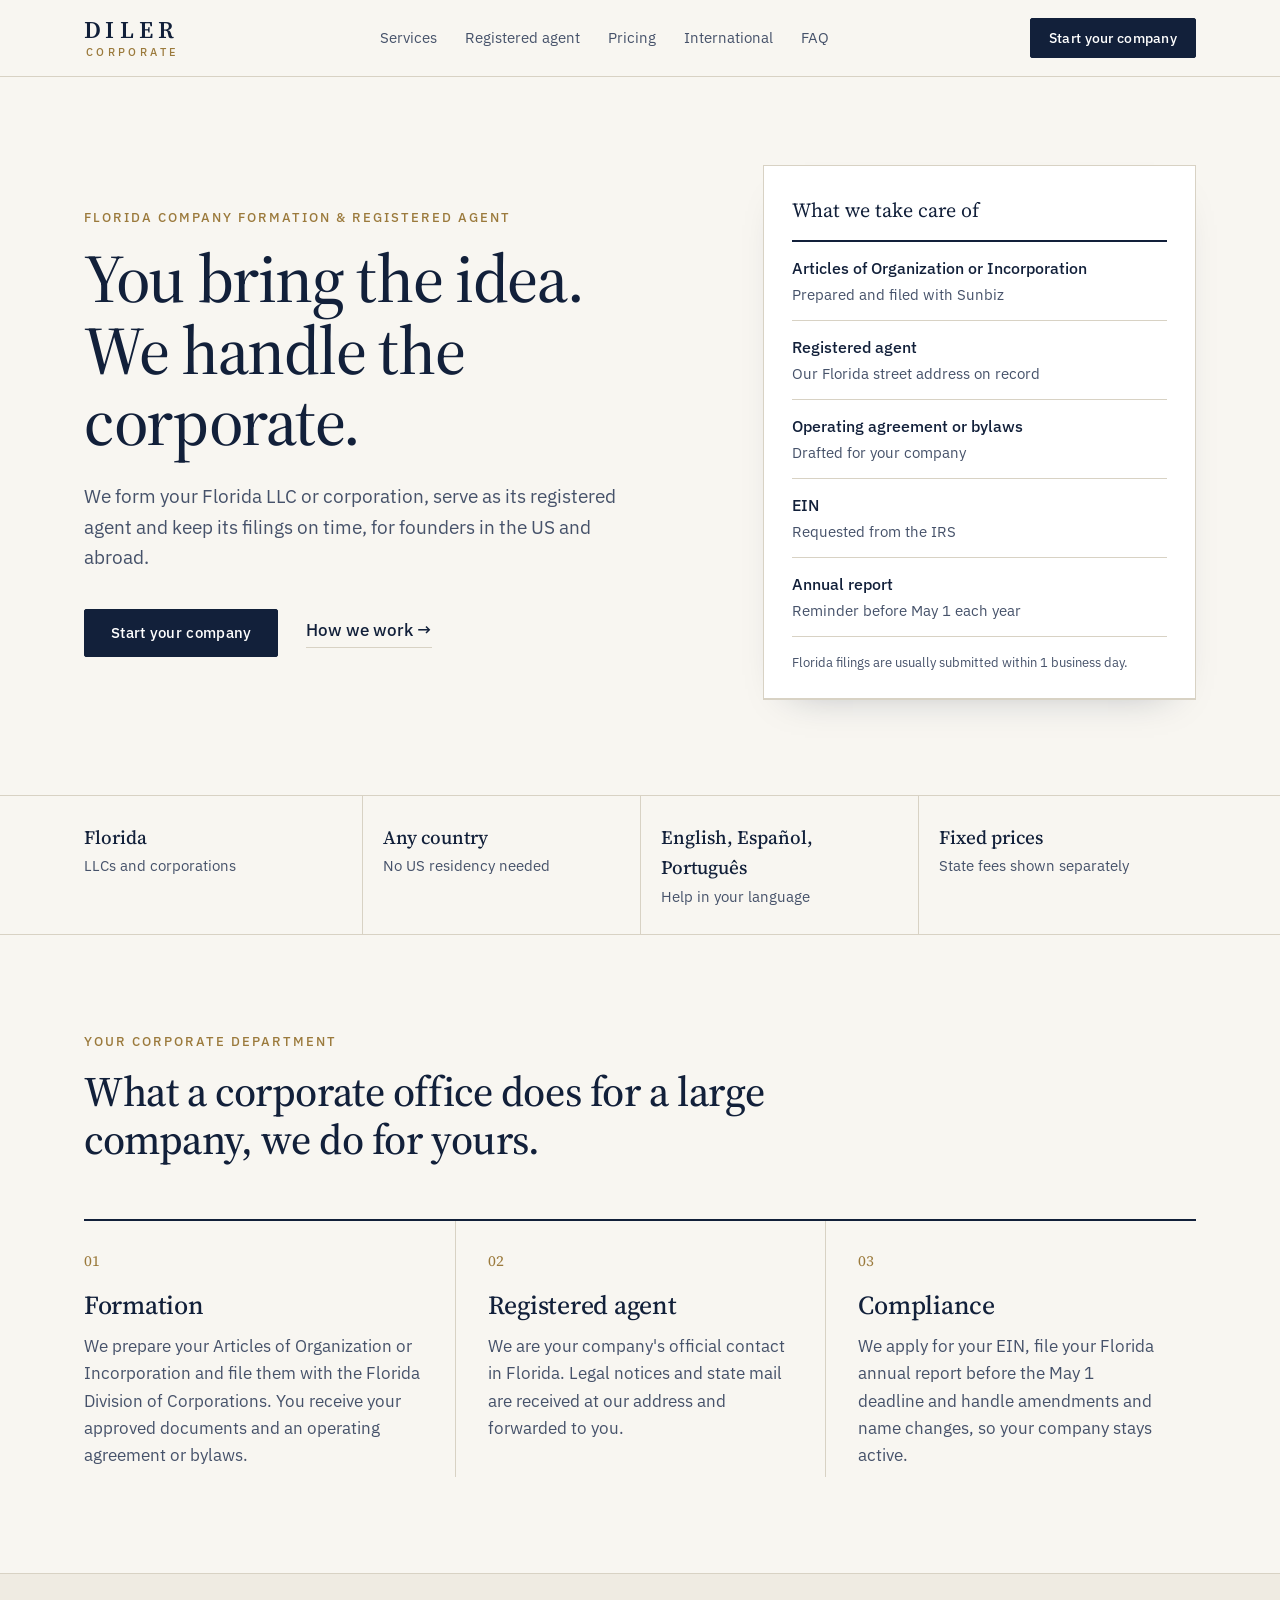
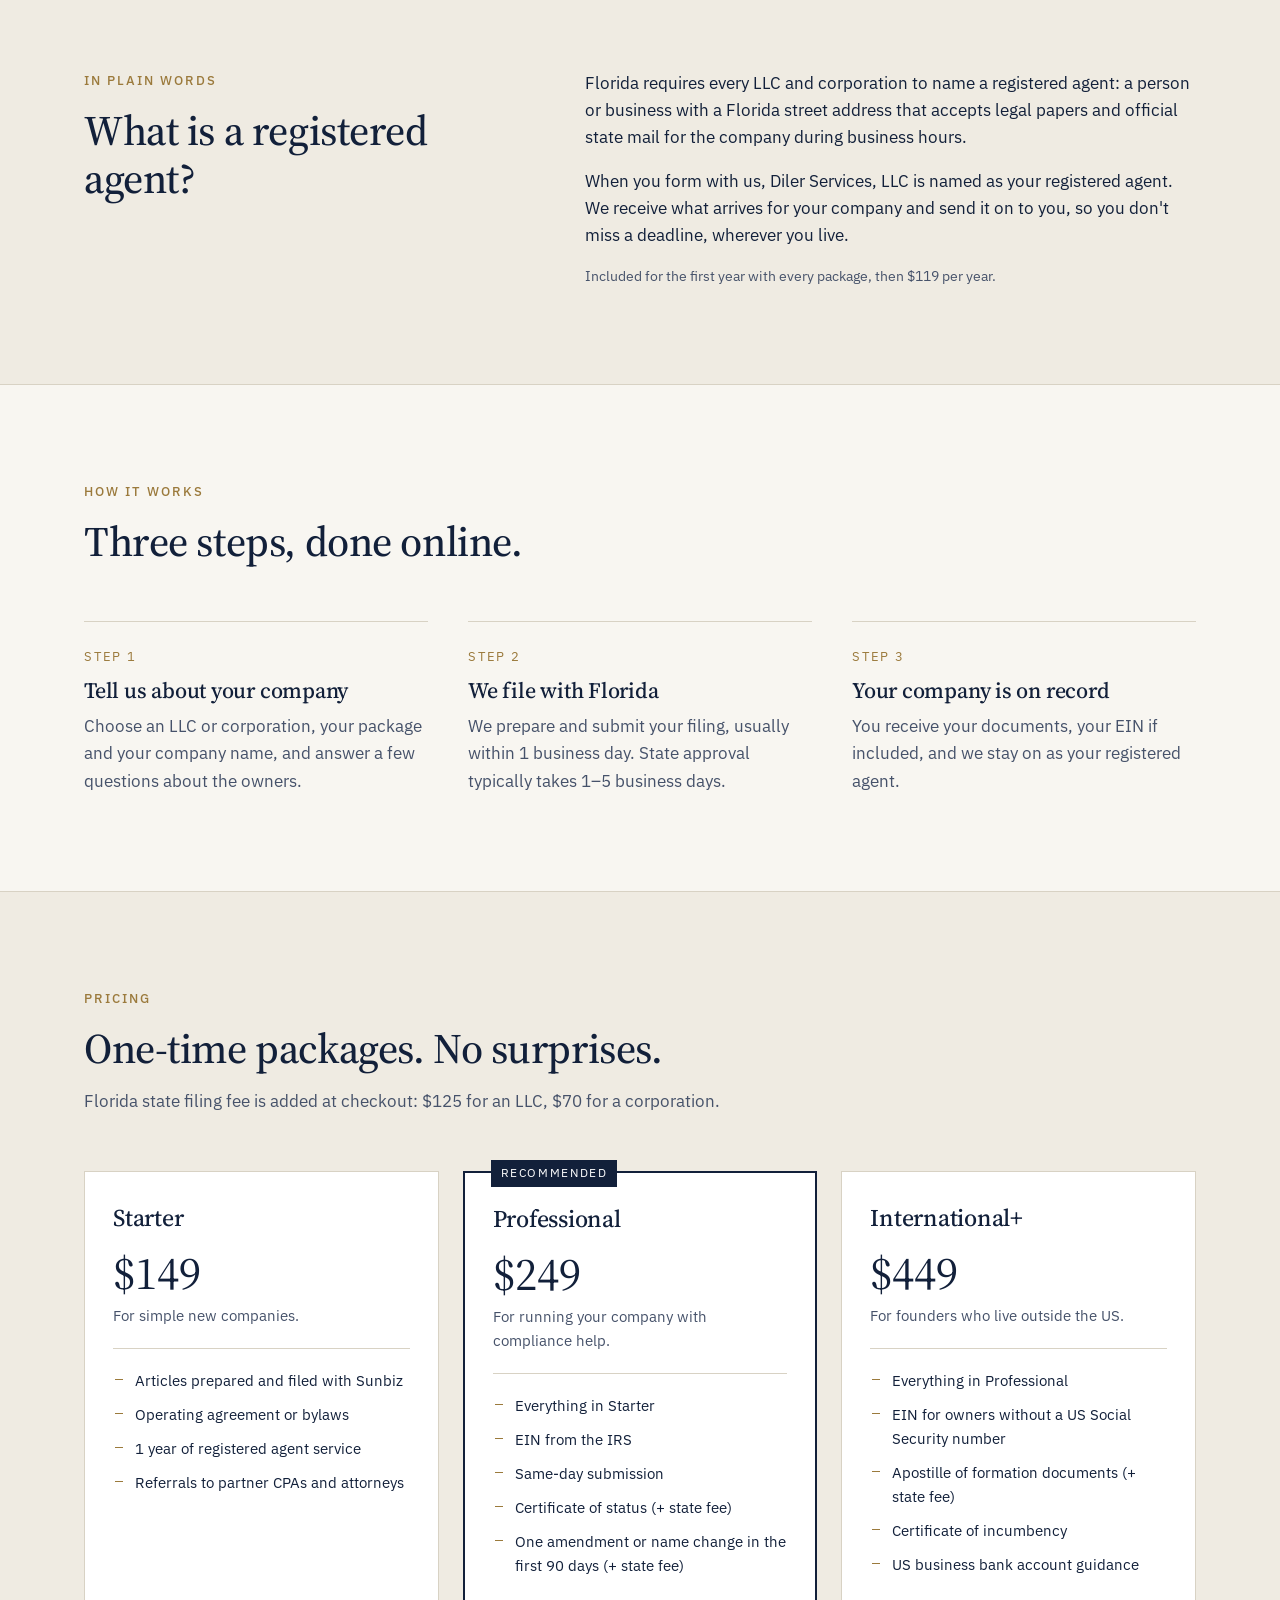
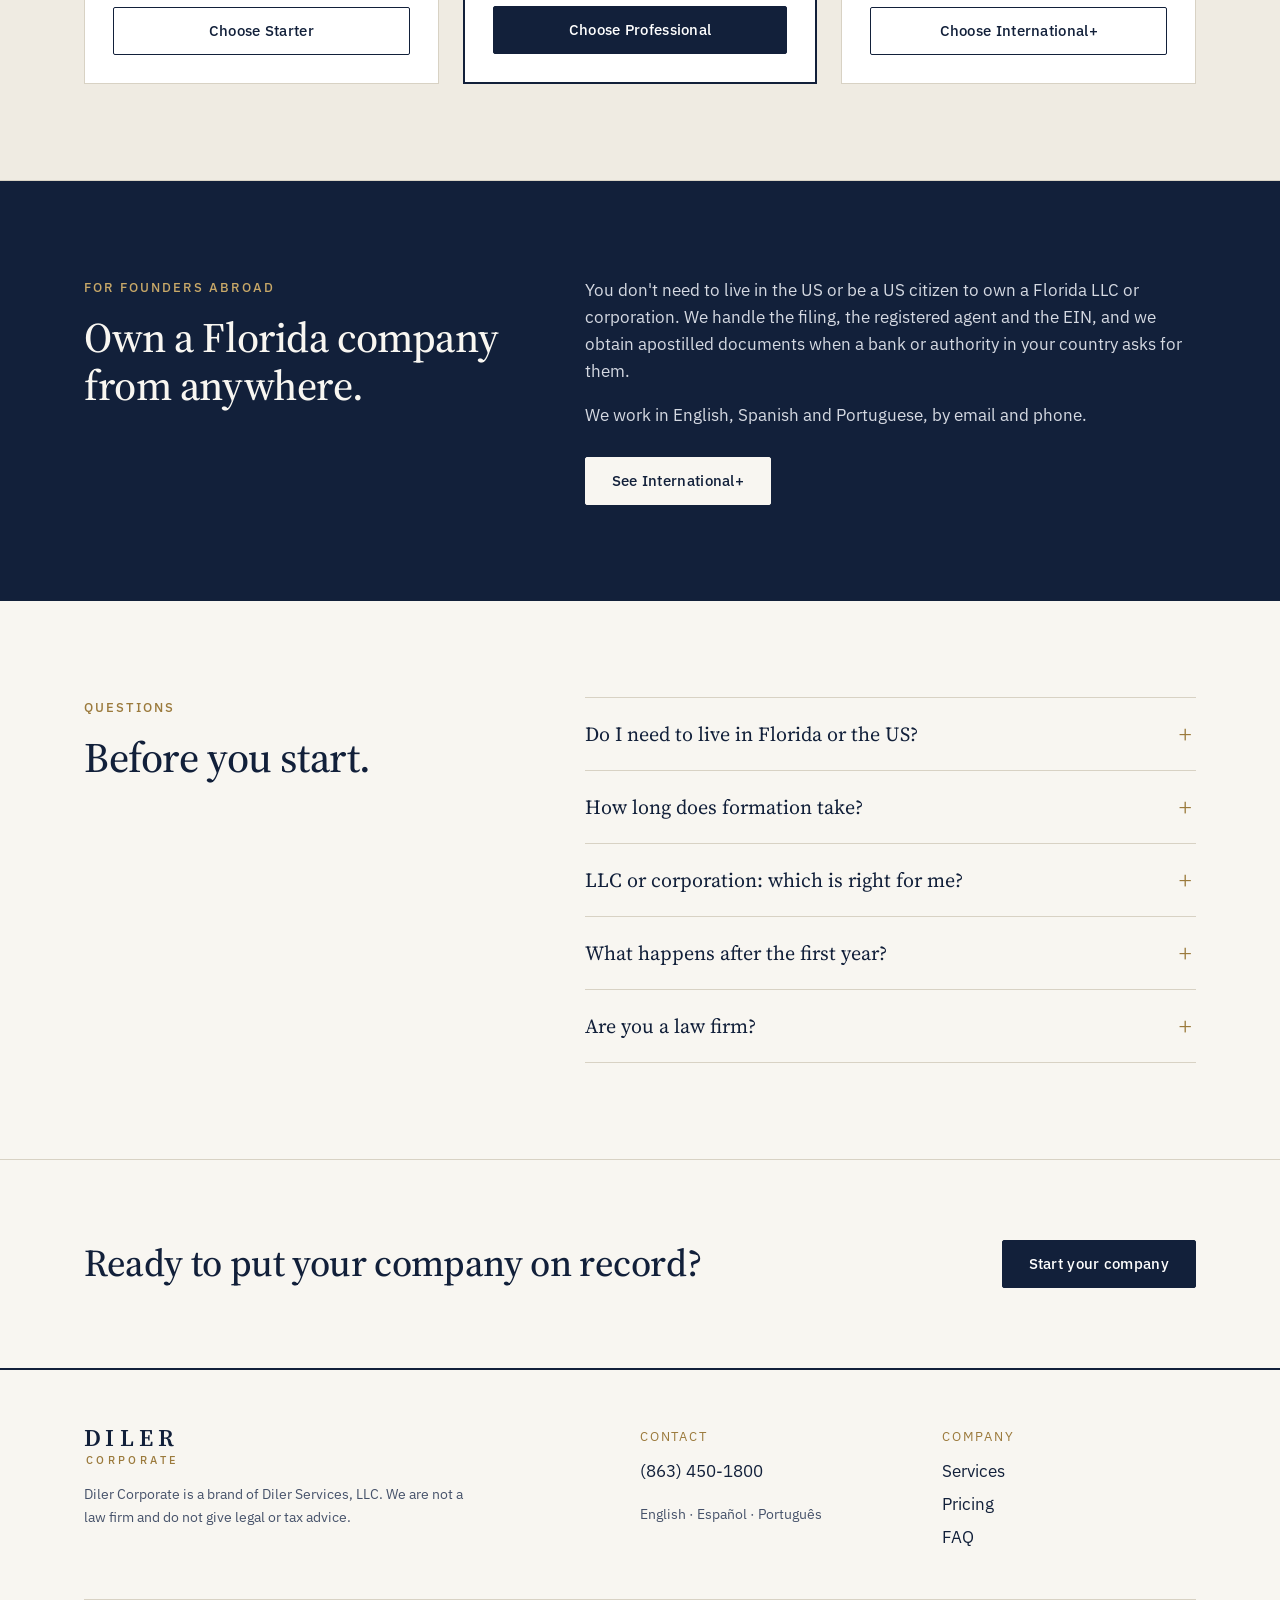
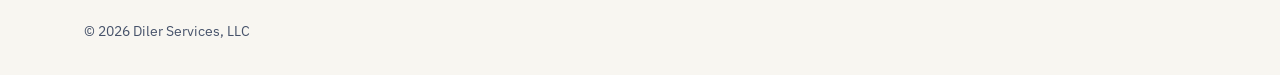
<file: diler-corporate/index.html>
<!doctype html>
<html lang="en">
<head>
  <meta charset="utf-8">
  <meta name="viewport" content="width=device-width, initial-scale=1">
  <title>Diler Corporate | Florida LLC formation and registered agent</title>
  <meta name="description" content="Diler Corporate forms Florida LLCs and corporations, serves as registered agent and keeps your filings on time, for founders in the US and abroad.">
  <!-- Draft for approval: not indexed until launch. -->
  <meta name="robots" content="noindex">
  <link rel="icon" href="favicon.svg" type="image/svg+xml">
  <link rel="preconnect" href="https://fonts.googleapis.com">
  <link rel="preconnect" href="https://fonts.gstatic.com" crossorigin>
  <link rel="stylesheet" href="https://fonts.googleapis.com/css2?family=IBM+Plex+Sans:wght@400;500;600&family=Source+Serif+4:opsz,wght@8..60,400;8..60,500;8..60,600&display=swap">
  <link rel="stylesheet" href="styles.css">
</head>
<body>
  <a class="skip" href="#main">Skip to content</a>

  <header class="site-header">
    <div class="wrap header-row">
      <a href="#" class="wordmark" aria-label="Diler Corporate, home">
        <span class="wordmark-name">DILER</span>
        <span class="wordmark-sub">Corporate</span>
      </a>
      <nav class="nav" aria-label="Main">
        <a href="#services">Services</a>
        <a href="#registered-agent">Registered agent</a>
        <a href="#pricing">Pricing</a>
        <a href="#international">International</a>
        <a href="#faq">FAQ</a>
      </nav>
      <a href="#pricing" class="btn btn-small">Start your company</a>
    </div>
  </header>

  <main id="main">
    <!-- Hero -->
    <section class="hero">
      <div class="wrap hero-grid">
        <div>
          <p class="eyebrow">Florida company formation &amp; registered agent</p>
          <h1>You bring the idea.<br>We handle the corporate.</h1>
          <p class="lead">We form your Florida LLC or corporation, serve as its registered agent and keep its filings on time, for founders in the US and abroad.</p>
          <div class="actions">
            <a href="#pricing" class="btn">Start your company</a>
            <a href="#services" class="link-arrow">How we work</a>
          </div>
        </div>

        <aside class="ledger" aria-labelledby="ledger-title">
          <p id="ledger-title" class="ledger-title">What we take care of</p>
          <dl>
            <div><dt>Articles of Organization or Incorporation</dt><dd>Prepared and filed with Sunbiz</dd></div>
            <div><dt>Registered agent</dt><dd>Our Florida street address on record</dd></div>
            <div><dt>Operating agreement or bylaws</dt><dd>Drafted for your company</dd></div>
            <div><dt>EIN</dt><dd>Requested from the IRS</dd></div>
            <div><dt>Annual report</dt><dd>Reminder before May 1 each year</dd></div>
          </dl>
          <p class="ledger-note">Florida filings are usually submitted within 1 business day.</p>
        </aside>
      </div>
    </section>

    <!-- Facts -->
    <section class="facts" aria-label="At a glance">
      <div class="wrap facts-row">
        <p><strong>Florida</strong> LLCs and corporations</p>
        <p><strong>Any country</strong> No US residency needed</p>
        <p><strong>English, Español, Português</strong> Help in your language</p>
        <p><strong>Fixed prices</strong> State fees shown separately</p>
      </div>
    </section>

    <!-- Services -->
    <section id="services" class="section">
      <div class="wrap">
        <div class="section-head">
          <p class="eyebrow">Your corporate department</p>
          <h2>What a corporate office does for a large company, we do for yours.</h2>
        </div>
        <ol class="services">
          <li>
            <span class="num">01</span>
            <h3>Formation</h3>
            <p>We prepare your Articles of Organization or Incorporation and file them with the Florida Division of Corporations. You receive your approved documents and an operating agreement or bylaws.</p>
          </li>
          <li>
            <span class="num">02</span>
            <h3>Registered agent</h3>
            <p>We are your company's official contact in Florida. Legal notices and state mail are received at our address and forwarded to you.</p>
          </li>
          <li>
            <span class="num">03</span>
            <h3>Compliance</h3>
            <p>We apply for your EIN, file your Florida annual report before the May 1 deadline and handle amendments and name changes, so your company stays active.</p>
          </li>
        </ol>
      </div>
    </section>

    <!-- Registered agent explainer -->
    <section id="registered-agent" class="section section-tint">
      <div class="wrap split">
        <div>
          <p class="eyebrow">In plain words</p>
          <h2>What is a registered agent?</h2>
        </div>
        <div class="prose">
          <p>Florida requires every LLC and corporation to name a registered agent: a person or business with a Florida street address that accepts legal papers and official state mail for the company during business hours.</p>
          <p>When you form with us, Diler Services, LLC is named as your registered agent. We receive what arrives for your company and send it on to you, so you don't miss a deadline, wherever you live.</p>
          <p class="small">Included for the first year with every package, then $119 per year.</p>
        </div>
      </div>
    </section>

    <!-- How it works -->
    <section class="section">
      <div class="wrap">
        <div class="section-head">
          <p class="eyebrow">How it works</p>
          <h2>Three steps, done online.</h2>
        </div>
        <ol class="steps">
          <li><h3>Tell us about your company</h3><p>Choose an LLC or corporation, your package and your company name, and answer a few questions about the owners.</p></li>
          <li><h3>We file with Florida</h3><p>We prepare and submit your filing, usually within 1 business day. State approval typically takes 1–5 business days.</p></li>
          <li><h3>Your company is on record</h3><p>You receive your documents, your EIN if included, and we stay on as your registered agent.</p></li>
        </ol>
      </div>
    </section>

    <!-- Pricing -->
    <section id="pricing" class="section section-tint">
      <div class="wrap">
        <div class="section-head">
          <p class="eyebrow">Pricing</p>
          <h2>One-time packages. No surprises.</h2>
          <p class="section-intro">Florida state filing fee is added at checkout: $125 for an LLC, $70 for a corporation.</p>
        </div>
        <div class="plans">
          <article class="plan">
            <h3>Starter</h3>
            <p class="price">$149</p>
            <p class="plan-for">For simple new companies.</p>
            <ul>
              <li>Articles prepared and filed with Sunbiz</li>
              <li>Operating agreement or bylaws</li>
              <li>1 year of registered agent service</li>
              <li>Referrals to partner CPAs and attorneys</li>
            </ul>
            <a href="#" class="btn btn-outline">Choose Starter</a>
          </article>
          <article class="plan plan-featured">
            <p class="plan-tag">Recommended</p>
            <h3>Professional</h3>
            <p class="price">$249</p>
            <p class="plan-for">For running your company with compliance help.</p>
            <ul>
              <li>Everything in Starter</li>
              <li>EIN from the IRS</li>
              <li>Same-day submission</li>
              <li>Certificate of status (+ state fee)</li>
              <li>One amendment or name change in the first 90 days (+ state fee)</li>
            </ul>
            <a href="#" class="btn">Choose Professional</a>
          </article>
          <article class="plan">
            <h3>International+</h3>
            <p class="price">$449</p>
            <p class="plan-for">For founders who live outside the US.</p>
            <ul>
              <li>Everything in Professional</li>
              <li>EIN for owners without a US Social Security number</li>
              <li>Apostille of formation documents (+ state fee)</li>
              <li>Certificate of incumbency</li>
              <li>US business bank account guidance</li>
            </ul>
            <a href="#" class="btn btn-outline">Choose International+</a>
          </article>
        </div>
      </div>
    </section>

    <!-- International -->
    <section id="international" class="section section-dark">
      <div class="wrap split">
        <div>
          <p class="eyebrow">For founders abroad</p>
          <h2>Own a Florida company from anywhere.</h2>
        </div>
        <div class="prose">
          <p>You don't need to live in the US or be a US citizen to own a Florida LLC or corporation. We handle the filing, the registered agent and the EIN, and we obtain apostilled documents when a bank or authority in your country asks for them.</p>
          <p>We work in English, Spanish and Portuguese, by email and phone.</p>
          <a href="#pricing" class="btn btn-light">See International+</a>
        </div>
      </div>
    </section>

    <!-- FAQ -->
    <section id="faq" class="section">
      <div class="wrap split">
        <div>
          <p class="eyebrow">Questions</p>
          <h2>Before you start.</h2>
        </div>
        <div class="faq">
          <details>
            <summary>Do I need to live in Florida or the US?</summary>
            <p>No. Anyone can own a Florida LLC or corporation. You need a registered agent with a Florida address, which we provide.</p>
          </details>
          <details>
            <summary>How long does formation take?</summary>
            <p>Most filings are submitted within 1 business day and approved by the state in 1–5 business days. Your EIN usually follows within a few days.</p>
          </details>
          <details>
            <summary>LLC or corporation: which is right for me?</summary>
            <p>Many small businesses choose an LLC for its simplicity; a corporation can suit plans to raise investment. We give general information only. A CPA or attorney can advise on your situation, and we can refer you to one.</p>
          </details>
          <details>
            <summary>What happens after the first year?</summary>
            <p>Registered agent service renews at $119 per year. We can also file your Florida annual report for $119 plus the state fee.</p>
          </details>
          <details>
            <summary>Are you a law firm?</summary>
            <p>No. We prepare and file documents and act as registered agent. We don't give legal or tax advice.</p>
          </details>
        </div>
      </div>
    </section>

    <!-- Closing -->
    <section class="closing">
      <div class="wrap closing-row">
        <h2>Ready to put your company on record?</h2>
        <a href="#pricing" class="btn">Start your company</a>
      </div>
    </section>
  </main>

  <footer class="site-footer">
    <div class="wrap footer-grid">
      <div>
        <a href="#" class="wordmark wordmark-footer" aria-label="Diler Corporate, home">
          <span class="wordmark-name">DILER</span>
          <span class="wordmark-sub">Corporate</span>
        </a>
        <p class="small">Diler Corporate is a brand of Diler Services, LLC. We are not a law firm and do not give legal or tax advice.</p>
      </div>
      <div>
        <p class="footer-label">Contact</p>
        <p><a href="tel:+18634501800">(863) 450-1800</a></p>
        <p class="small">English · Español · Português</p>
      </div>
      <div>
        <p class="footer-label">Company</p>
        <p><a href="#services">Services</a></p>
        <p><a href="#pricing">Pricing</a></p>
        <p><a href="#faq">FAQ</a></p>
      </div>
    </div>
    <div class="wrap footer-base">
      <p class="small">© 2026 Diler Services, LLC</p>
    </div>
  </footer>
</body>
</html>
</file>
<file: diler-corporate/styles.css>
/* Diler Corporate — home page draft.
   Letterhead look: serif headings, thin rules, navy ink on warm paper, brass accent. */

:root {
  --ink: #12203a;          /* navy: text, dark sections */
  --ink-soft: #46526a;     /* secondary text */
  --paper: #f8f6f1;        /* page background */
  --paper-deep: #efebe2;   /* tinted sections */
  --rule: #d8d2c4;         /* hairlines */
  --brass: #9b7a3c;        /* accent */
  --brass-deep: #7d6230;
  --white: #ffffff;

  --serif: "Source Serif 4", Georgia, "Times New Roman", serif;
  --sans: "IBM Plex Sans", -apple-system, "Segoe UI", Roboto, sans-serif;

  --wrap: 1160px;
  --gutter: 24px;
}

* { box-sizing: border-box; }
html { scroll-behavior: smooth; -webkit-text-size-adjust: 100%; }
@media (prefers-reduced-motion: reduce) { html { scroll-behavior: auto; } }

body {
  margin: 0;
  background: var(--paper);
  color: var(--ink);
  font-family: var(--sans);
  font-size: 17px;
  line-height: 1.6;
}

a { color: inherit; }
h1, h2, h3 { font-family: var(--serif); font-weight: 500; line-height: 1.15; margin: 0; letter-spacing: -0.01em; }
p { margin: 0; }

.wrap { max-width: var(--wrap); margin: 0 auto; padding: 0 var(--gutter); }
@media (max-width: 600px) { :root { --gutter: 16px; } }

.skip { position: absolute; left: -9999px; top: 8px; background: var(--ink); color: var(--white); padding: 8px 12px; z-index: 10; }
.skip:focus { left: 8px; }

:focus-visible { outline: 2px solid var(--brass); outline-offset: 3px; }

/* ---------- Wordmark ---------- */
.wordmark { display: inline-flex; flex-direction: column; text-decoration: none; line-height: 1; }
.wordmark-name { font-family: var(--serif); font-weight: 600; font-size: 24px; letter-spacing: 0.22em; }
.wordmark-sub { font-size: 10.5px; font-weight: 500; letter-spacing: 0.32em; text-transform: uppercase; color: var(--brass); margin-top: 5px; padding-left: 2px; }

/* ---------- Buttons ---------- */
.btn {
  display: inline-flex; align-items: center; justify-content: center;
  min-height: 48px; padding: 0 26px;
  background: var(--ink); color: var(--white);
  font: 500 15px/1 var(--sans); letter-spacing: 0.02em;
  text-decoration: none; border: 1px solid var(--ink); border-radius: 2px;
  transition: background-color .15s, color .15s, border-color .15s;
}
.btn:hover { background: var(--brass-deep); border-color: var(--brass-deep); }
.btn-small { min-height: 40px; padding: 0 18px; font-size: 14px; }
.btn-outline { background: transparent; color: var(--ink); }
.btn-outline:hover { background: var(--ink); color: var(--white); border-color: var(--ink); }
.btn-light { background: var(--paper); color: var(--ink); border-color: var(--paper); }
.btn-light:hover { background: var(--white); border-color: var(--white); color: var(--ink); }

.link-arrow { font-weight: 500; text-decoration: none; border-bottom: 1px solid var(--rule); padding-bottom: 2px; }
.link-arrow::after { content: " →"; }
.link-arrow:hover { border-color: var(--ink); }

/* ---------- Header ---------- */
.site-header { border-bottom: 1px solid var(--rule); background: var(--paper); position: sticky; top: 0; z-index: 5; }
.header-row { display: flex; align-items: center; justify-content: space-between; gap: 24px; min-height: 76px; }
.nav { display: flex; gap: 28px; }
.nav a { text-decoration: none; font-size: 15px; color: var(--ink-soft); }
.nav a:hover { color: var(--ink); }
@media (max-width: 900px) { .nav { display: none; } }

/* ---------- Shared ---------- */
.eyebrow { font-size: 12.5px; font-weight: 500; letter-spacing: 0.16em; text-transform: uppercase; color: var(--brass); margin-bottom: 16px; }
.section { padding: 96px 0; border-bottom: 1px solid var(--rule); }
.section-tint { background: var(--paper-deep); }
.section-head { max-width: 720px; margin-bottom: 56px; }
.section-head h2, .split h2 { font-size: clamp(30px, 4vw, 42px); }
.section-intro { color: var(--ink-soft); margin-top: 16px; }
.small { font-size: 14px; color: var(--ink-soft); }
.split { display: grid; grid-template-columns: 5fr 7fr; gap: 64px; }
.prose p + p { margin-top: 16px; }
.prose .btn { margin-top: 28px; }
@media (max-width: 860px) {
  .section { padding: 64px 0; }
  .split { grid-template-columns: 1fr; gap: 24px; }
  .section-head { margin-bottom: 36px; }
}

/* ---------- Hero ---------- */
.hero { padding: 88px 0 96px; border-bottom: 1px solid var(--rule); }
.hero-grid { display: grid; grid-template-columns: 7fr 5fr; gap: 72px; align-items: center; }
.hero h1 { font-size: clamp(40px, 6vw, 68px); line-height: 1.05; letter-spacing: -0.02em; }
.lead { font-size: 19px; color: var(--ink-soft); max-width: 540px; margin-top: 24px; }
.actions { display: flex; flex-wrap: wrap; align-items: center; gap: 28px; margin-top: 36px; }
@media (max-width: 960px) {
  .hero { padding: 56px 0 64px; }
  .hero-grid { grid-template-columns: 1fr; gap: 48px; }
}

/* The "ledger": a typeset list of what we handle, like a page from a company file. */
.ledger { background: var(--white); border: 1px solid var(--rule); padding: 28px 28px 24px; box-shadow: 0 1px 0 var(--rule), 0 18px 40px -28px rgba(18, 32, 58, .35); }
.ledger-title { font-family: var(--serif); font-size: 20px; padding-bottom: 14px; border-bottom: 2px solid var(--ink); }
.ledger dl { margin: 0; }
.ledger dl > div { padding: 14px 0; border-bottom: 1px solid var(--rule); }
.ledger dt { font-weight: 500; font-size: 15.5px; }
.ledger dd { margin: 2px 0 0; font-size: 14.5px; color: var(--ink-soft); }
.ledger-note { font-size: 13px; color: var(--ink-soft); margin-top: 16px; }

/* ---------- Facts ---------- */
.facts { border-bottom: 1px solid var(--rule); }
.facts-row { display: grid; grid-template-columns: repeat(4, 1fr); }
.facts p { padding: 26px 20px 26px 0; font-size: 14.5px; color: var(--ink-soft); }
.facts p + p { border-left: 1px solid var(--rule); padding-left: 20px; }
.facts strong { display: block; font-family: var(--serif); font-weight: 500; font-size: 19px; color: var(--ink); margin-bottom: 2px; }
@media (max-width: 860px) {
  .facts-row { grid-template-columns: 1fr 1fr; }
  .facts p:nth-child(3) { border-left: 0; padding-left: 0; }
  .facts p:nth-child(n+3) { border-top: 1px solid var(--rule); }
}

/* ---------- Services ---------- */
.services { list-style: none; padding: 0; margin: 0; display: grid; grid-template-columns: repeat(3, 1fr); border-top: 2px solid var(--ink); }
.services li { padding: 28px 32px 8px 0; }
.services li + li { padding-left: 32px; border-left: 1px solid var(--rule); }
.num { display: block; font-family: var(--serif); font-size: 15px; color: var(--brass); margin-bottom: 18px; }
.services h3 { font-size: 26px; margin-bottom: 12px; }
.services p { color: var(--ink-soft); }
@media (max-width: 860px) {
  .services { grid-template-columns: 1fr; }
  .services li, .services li + li { padding: 24px 0; border-left: 0; }
  .services li + li { border-top: 1px solid var(--rule); }
}

/* ---------- Steps ---------- */
.steps { list-style: none; padding: 0; margin: 0; counter-reset: step; display: grid; grid-template-columns: repeat(3, 1fr); gap: 40px; }
.steps li { counter-increment: step; border-top: 1px solid var(--rule); padding-top: 24px; }
.steps li::before { content: "Step " counter(step); display: block; font-size: 12.5px; letter-spacing: .14em; text-transform: uppercase; color: var(--brass); margin-bottom: 12px; }
.steps h3 { font-size: 22px; margin-bottom: 10px; }
.steps p { color: var(--ink-soft); }
@media (max-width: 860px) { .steps { grid-template-columns: 1fr; gap: 28px; } }

/* ---------- Pricing ---------- */
.plans { display: grid; grid-template-columns: repeat(3, 1fr); gap: 24px; align-items: stretch; }
.plan { position: relative; display: flex; flex-direction: column; background: var(--white); border: 1px solid var(--rule); padding: 32px 28px 28px; }
.plan-featured { border: 2px solid var(--ink); }
.plan-tag { position: absolute; top: -13px; left: 26px; background: var(--ink); color: var(--white); font-size: 11.5px; letter-spacing: .14em; text-transform: uppercase; padding: 4px 10px; }
.plan h3 { font-size: 24px; }
.price { font-family: var(--serif); font-size: 46px; line-height: 1; margin: 18px 0 8px; }
.plan-for { color: var(--ink-soft); font-size: 15px; padding-bottom: 20px; border-bottom: 1px solid var(--rule); }
.plan ul { list-style: none; padding: 0; margin: 20px 0 28px; flex: 1; }
.plan li { position: relative; padding-left: 22px; font-size: 15px; }
.plan li + li { margin-top: 10px; }
.plan li::before { content: ""; position: absolute; left: 2px; top: 10px; width: 8px; height: 1px; background: var(--brass); }
@media (max-width: 960px) { .plans { grid-template-columns: 1fr; max-width: 520px; } }

/* ---------- Dark section ---------- */
.section-dark { background: var(--ink); color: var(--paper); border-bottom: 0; }
.section-dark .eyebrow { color: #c8a868; }
.section-dark .prose p { color: #d5d9e2; }

/* ---------- FAQ ---------- */
.faq details { border-top: 1px solid var(--rule); }
.faq details:last-child { border-bottom: 1px solid var(--rule); }
.faq summary { cursor: pointer; list-style: none; padding: 20px 36px 20px 0; position: relative; font-family: var(--serif); font-size: 20px; }
.faq summary::-webkit-details-marker { display: none; }
.faq summary::after { content: "+"; position: absolute; right: 4px; top: 16px; font-family: var(--sans); font-size: 24px; font-weight: 300; color: var(--brass); }
.faq details[open] summary::after { content: "–"; }
.faq details p { color: var(--ink-soft); padding: 0 36px 22px 0; }

/* ---------- Closing ---------- */
.closing { padding: 80px 0; }
.closing-row { display: flex; align-items: center; justify-content: space-between; gap: 32px; flex-wrap: wrap; }
.closing h2 { font-size: clamp(28px, 3.6vw, 38px); max-width: 640px; }

/* ---------- Footer ---------- */
.site-footer { border-top: 2px solid var(--ink); padding-top: 56px; }
.footer-grid { display: grid; grid-template-columns: 2fr 1fr 1fr; gap: 48px; padding-bottom: 48px; }
.footer-grid .small { margin-top: 18px; max-width: 380px; }
.footer-grid a { text-decoration: none; }
.footer-grid a:hover { text-decoration: underline; }
.footer-grid p + p { margin-top: 6px; }
.footer-label { font-size: 12.5px; letter-spacing: .14em; text-transform: uppercase; color: var(--brass); margin-bottom: 12px; }
.footer-base { padding-bottom: 32px; }
.footer-base p { border-top: 1px solid var(--rule); padding-top: 20px; }
@media (max-width: 760px) { .footer-grid { grid-template-columns: 1fr; gap: 32px; } }
</file>
